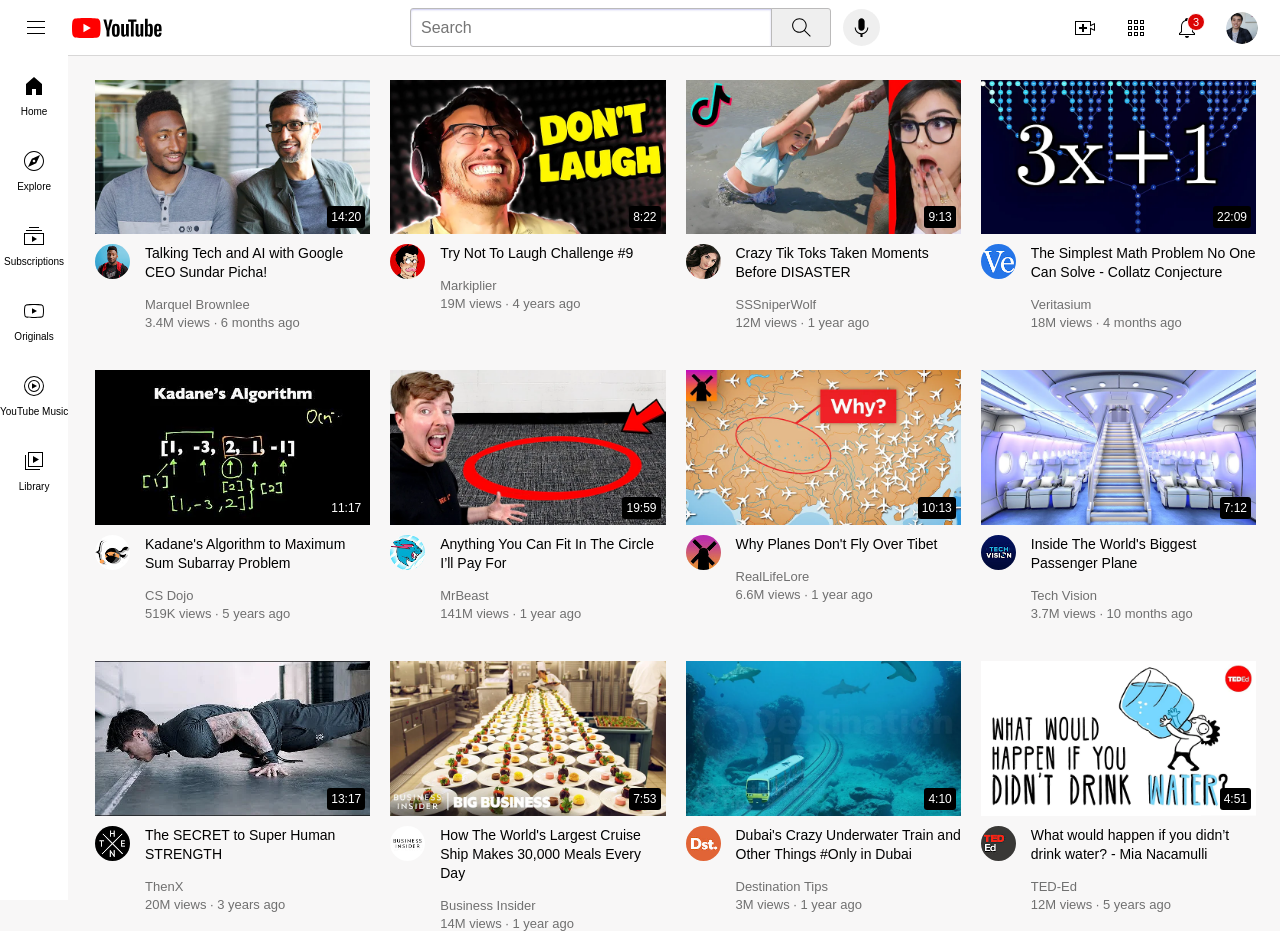
<file: index.html>
<!DOCTYPE html>
<html>
  <head>
    <title>YouTube Clone</title>

    <link rel="preconnect" href="https://fonts.googleapis.com">
    <link rel="preconnect" href="https://fonts.gstatic.com" crossorigin>
    <link href="https://fonts.googleapis.com/css2?family=Roboto+Mono:ital,wght@0,100..700;1,100..700&display=swap" rel="stylesheet">

    <link rel="stylesheet" href="styles/general.css">
    <link rel="stylesheet" href="styles/header.css">
    <link rel="stylesheet" href="styles/video.css">
    <link rel="stylesheet" href="styles/Sidebar.css">

    <meta charset="UTF-8">
    <meta name="viewport" content="width=device-width, initial-scale=1.0">
  </head>

  <body>
    <header class="header-div">
      <div class="left-section-div">
        <img class="menu" src="Icon/hamburger-menu.svg"> 
        <img class="youtube-logo" src="Icon/youtube-logo.svg">
      </div>

      <div class="middle-section-div">
        <input class="search-bar" type="text" placeholder="Search">

        <button class="search-btn">
          <img class="search" src="Icon/search.svg">
          <div class="tooltip">Search</div>
        </button>
        
        <button class="voice-search-btn">
          <img class="voice-search" src="Icon/voice-search-icon.svg">
          <div class="tooltip">Search with your voice</div>
        </button>
      </div>

      <div class="right-section-div">
        <div class="create-div">
          <img class="upload" src="Icon/upload.svg">
          <div class="tooltip">Create</div>
        </div>

        <div class="youtube-apps-div">
          <img class="youtube-apps" src="Icon/youtube-apps.svg">
          <div class="tooltip">YouTube apps</div>
        </div>

        <div class="notification-div">
          <img class="notifications" src="Icon/notifications.svg">
          <div class="notification-num">3</div>
          <div class="tooltip">Notifications</div>
        </div>

        <img class="my-channel" src="channel-pictures/my-channel.jpeg">
      </div>
    </header>

    <nav class="sidebar">
      <div class="icon-div">
        <img src="Icon/home.svg">
        Home
      </div>
      <div class="icon-div">
        <img src="Icon/explore.svg">
        Explore
      </div>
      <div class="icon-div">
        <img src="Icon/subscriptions.svg">
        Subscriptions
      </div>
      <div class="icon-div">
        <img src="Icon/originals.svg">
        Originals
      </div>
      <div class="icon-div">
        <img src="Icon/youtube-music.svg">
        YouTube Music
      </div>
      <div class="icon-div">
        <img src="Icon/library.svg">
        Library
      </div>
    </nav>
    
    <main>
      <div class="video-grid">
        <div class="video-preview">
          <div class="video-picture">
            <a href="https://www.youtube.com/watch?v=n2RNcPRtAiY">
              <img  class="thumbnail" src="thumbnails/thumbnail-1.webp">
            <div class="video-time">14:20</div>
            </a>
          </div>

          <div class="video-info-grid">
            
            <div class="channel-picture">
              <a href="https://www.youtube.com/c/mkbhd">
                <img class="profile-picture" src="channel-pictures/channel-1 profile pic.jpeg">
              </a>
              <div class="profile-tooltip">
                <div class="profile-picture-tooltip">
                  <img src="channel-pictures/channel-1 profile pic.jpeg">
                </div>
                <div class="stats-tooltip">
                  <p class="name-tooltip">
                  Marquel Brownlee
                  </p>
                  <p class="subs-tooltip">
                    1.5M subscribers
                  </p>
                </div>
              </div>
              
            </div>

            <div class="video-info">
              <a href="
                https://www.youtube.com/watch?v=n2RNcPRtAiY">
                <p class="video-title">
                  Talking Tech and AI with Google CEO Sundar Picha!
                </p>
              </a>
              
              <div>
                <a href="https://www.youtube.com/c/mkbhd">
                  <p class="video-author">
                    Marquel Brownlee
                  </p>
                </a>
              </div>

              <p class="video-stats">
                3.4M views &#183; 6 months ago
              </p>
            </div>
          </div>
        </div>

        <div class="video-preview">
          <div class="video-picture">
            <a href="
              https://www.youtube.com/watch?v=mP0RAo9SKZk">
              <img  class="thumbnail" src="thumbnails/thumbnail-2.webp">
              <div class="video-time">8:22</div>
            </a>
            
          </div>

          <div class="video-info-grid">
            <div class="channel-picture">
              <a href="
                https://www.youtube.com/c/markiplier">
                <img class="profile-picture" src="channel-pictures/channel-2.jpeg">
              </a>
              <div class="profile-tooltip">
                  <div class="profile-picture-tooltip">
                    <img src="channel-pictures/channel-2.jpeg">
                  </div>
                  <div class="stats-tooltip">
                    <p class="name-tooltip">
                      Markiplier
                    </p>
                    <p class="subs-tooltip">
                      1.5M subscribers
                    </p>
                </div>
                </div>
            </div>

            <div class="video-info">
              <a href="
                https://www.youtube.com/watch?v=mP0RAo9SKZk">
                <p class="video-title">
                  Try Not To Laugh Challenge #9
                </p>
              </a>
              
              <div>
                <a href="
                  https://www.youtube.com/c/markiplier">
                  <p class="video-author">
                    Markiplier 
                  </p>
                </a>
              </div>

              <p class="video-stats">
                19M views &#183; 4 years ago
              </p>
            </div>
          </div>  
        </div>

        <div class="video-preview">
          <div class="video-picture">
            <a href="https://www.youtube.com/watch?v=FgjPQQeTh1w">
              <img  class="thumbnail" src="thumbnails/thumbnail-3.webp">
            <div class="video-time">9:13</div>
            </a>
            
          </div>

          <div class="video-info-grid">
            <div class="channel-picture">
              <a href="
                https://www.youtube.com/user/SSSniperWolf">
                <img class="profile-picture" src="channel-pictures/channel-3.jpeg">
              </a>
              
              <div class="profile-tooltip">
                  <div class="profile-picture-tooltip">
                    <img src="channel-pictures/channel-3.jpeg">
                  </div>
                  <div class="stats-tooltip">
                    <p class="name-tooltip">
                      SSSniperWolf
                    </p>
                    <p class="subs-tooltip">
                      1.5M subscribers
                    </p>
                </div>
                </div>
            </div>

            <div class="video-info">
              <a href="
                https://www.youtube.com/watch?v=FgjPQQeTh1w">
                <p class="video-title">
                Crazy Tik Toks Taken Moments Before DISASTER
                </p>
              </a>

              <div>
                <a href="
                  https://www.youtube.com/user/SSSniperWolf">
                  <p class="video-author">
                    SSSniperWolf
                  </p>
              </a>
              </div>            

              <p class="video-stats">
                12M views &#183; 1 year ago
              </p>
            </div>
          </div>
        </div>

        <div class="video-preview">
          <div class="video-picture">
            <a href="
              https://www.youtube.com/watch?v=094y1Z2wpJg">
              <img  class="thumbnail" src="thumbnails/thumbnail-4.webp">
              <div class="video-time">22:09</div>
            </a>
            
          </div>

          <div class="video-info-grid">
            <div class="channel-picture">
              <img class="profile-picture" src="channel-pictures/channel-4.jpeg">
              <div class="profile-tooltip">
                  <div class="profile-picture-tooltip">
                    <img src="channel-pictures/channel-4.jpeg">
                  </div>
                  <div class="stats-tooltip">
                    <p class="name-tooltip">
                      Veritasium
                    </p>
                    <p class="subs-tooltip">
                      1.5M subscribers
                    </p>
                </div>
                </div>
            </div>

            <div class="video-info">
              <a href="
                https://www.youtube.com/watch?v=094y1Z2wpJg">
                <p class="video-title">        
                  The Simplest Math Problem No One Can Solve - Collatz Conjecture
                </p>
              </a>
              
              <div>
                <a href="
                https://www.youtube.com/c/veritasium">
                  <p class="video-author">
                    Veritasium 
                  </p>
              </a>
              </div>            

              <p class="video-stats">
                18M views &#183; 4 months ago
              </p>
            </div>
          </div>  
        </div>   
        
        <div class="video-preview">
          <div class="video-picture">
            <a href="
              https://www.youtube.com/watch?v=86CQq3pKSUw">
              <img  class="thumbnail" src="thumbnails/thumbnail-5.webp">
              <div class="video-time">11:17</div>
            </a>
            
          </div>

          <div class="video-info-grid">
            <div class="channel-picture">
              <a href="
                https://www.youtube.com/c/CSDojo">
                <img class="profile-picture" src="channel-pictures/channel-5.jpeg">
              </a>
              
              <div class="profile-tooltip">
                  <div class="profile-picture-tooltip">
                    <img src="channel-pictures/channel-5.jpeg">
                  </div>
                  <div class="stats-tooltip">
                    <p class="name-tooltip">
                      CS Dojo
                    </p>
                    <p class="subs-tooltip">
                      1.5M subscribers
                    </p>
                </div>
                </div>
            </div>

            <div class="video-info">
              <a href="
                https://www.youtube.com/watch?v=86CQq3pKSUw">
                <p class="video-title">
                  Kadane's Algorithm to Maximum Sum Subarray Problem
                </p>
              </a>
              
              <div>
                <a href="
                https://www.youtube.com/c/CSDojo">
                  <p class="video-author">
                    CS Dojo
                  </p>
              </a>
              </div>

              

              <p class="video-stats">
                519K views &#183; 5 years ago
              </p>
            </div>
          </div>
        </div>

        <div class="video-preview">
          <div class="video-picture">
            <a href="
              https://www.youtube.com/watch?v=yXWw0_UfSFg">
              <img  class="thumbnail" src="thumbnails/thumbnail-6.webp">
              <div class="video-time">19:59</div>
            </a>
            
          </div>

          <div class="video-info-grid">
            <div class="channel-picture">
              <a href="
                https://www.youtube.com/channel/UCX6OQ3DkcsbYNE6H8uQQuVA">
                <img class="profile-picture" src="channel-pictures/channel-6.jpeg">
              </a>
              
              <div class="profile-tooltip">
                  <div class="profile-picture-tooltip">
                    <img src="channel-pictures/channel-6.jpeg">
                  </div>
                  <div class="stats-tooltip">
                    <p class="name-tooltip">
                      MrBeast
                    </p>
                    <p class="subs-tooltip">
                      1.5M subscribers
                    </p>
                </div>
                </div>
            </div>

            <div class="video-info">
              <a href="
                https://www.youtube.com/watch?v=yXWw0_UfSFg">
                <p class="video-title">
                Anything You Can Fit In The Circle I’ll Pay For
                </p>
              </a>
              
              <div>
                <a href="
                  https://www.youtube.com/channel/UCX6OQ3DkcsbYNE6H8uQQuVA">
                  <p class="video-author">
                    MrBeast
                  </p>
              </a>
              </div>
              

              <p class="video-stats">
                141M views &#183; 1 year ago
              </p>
            </div>
          </div>  
        </div>

        <div class="video-preview">
          <div class="video-picture">
            <a href="
              https://www.youtube.com/watch?v=fNVa1qMbF9Y">
              <img  class="thumbnail" src="thumbnails/thumbnail-7.webp">
              <div class="video-time">10:13</div>
            </a>          
          </div>

          <div class="video-info-grid">
            <div class="channel-picture">
              <a href="
                https://www.youtube.com/channel/UCP5tjEmvPItGyLhmjdwP7Ww">
                <img class="profile-picture" src="channel-pictures/channel-7.jpeg">
              </a>
              
              <div class="profile-tooltip">
                  <div class="profile-picture-tooltip">
                    <img src="channel-pictures/channel-7.jpeg">
                  </div>
                  <div class="stats-tooltip">
                    <p class="name-tooltip">
                      RealLifeLore
                    </p>
                    <p class="subs-tooltip">
                      1.5M subscribers
                    </p>
                </div>
                </div>
            </div>

            <div class="video-info">
              <a href="
                https://www.youtube.com/watch?v=fNVa1qMbF9Y">
                <p class="video-title">
                Why Planes Don't Fly Over Tibet
                </p>
              </a>
              
              <div>
                <a href="
                  https://www.youtube.com/channel/UCP5tjEmvPItGyLhmjdwP7Ww">
                  <p class="video-author">
                    RealLifeLore
                  </p>
              </a>
              </div>           

              <p class="video-stats">
                6.6M views &#183; 1 year ago
              </p>
            </div>
          </div>  
        </div>
        
        <div class="video-preview">
          <div class="video-picture">
            <a href="
              https://www.youtube.com/watch?v=lFm4EM1juls">
              <img  class="thumbnail" src="thumbnails/thumbnail-8.webp">
              <div class="video-time">7:12</div>
            </a>
            
          </div>

          <div class="video-info-grid">
            <div class="channel-picture">
              <img class="profile-picture" src="channel-pictures/channel-8.jpeg">
              <div class="profile-tooltip">
                  <div class="profile-picture-tooltip">
                    <img src="channel-pictures/channel-8.jpeg">
                  </div>
                  <div class="stats-tooltip">
                    <p class="name-tooltip">
                      Tech Vision
                    </p>
                    <p class="subs-tooltip">
                      1.5M subscribers
                    </p>
                </div>
                </div>
            </div>

            <div class="video-info">
              <a href="
                https://www.youtube.com/watch?v=lFm4EM1juls">
                <p class="video-title">
                Inside The World's Biggest Passenger Plane
                </p>
              </a>
              
              <div>
                <a href="
                  https://www.youtube.com/channel/UCHAK6CyegY22Zj2GWrcaIxg">
                  <p class="video-author">
                    Tech Vision
                  </p>
              </a>
              </div>            

              <p class="video-stats">
                3.7M views &#183; 10 months ago
              </p>
            </div>
          </div>  
        </div>

        <div class="video-preview">
          <div class="video-picture">
            <a href="
              https://www.youtube.com/watch?v=ixmxOlcrlUc">
              <img  class="thumbnail" src="thumbnails/thumbnail-9.webp">
              <div class="video-time">13:17</div>
            </a>
            
          </div>

          <div class="video-info-grid">
            <div class="channel-picture">
              <a href="
                https://www.youtube.com/c/OFFICIALTHENXSTUDIOS">
                <img class="profile-picture" src="channel-pictures/channel-9.jpeg">
              </a>
              
              <div class="profile-tooltip">
                  <div class="profile-picture-tooltip">
                    <img src="channel-pictures/channel-9.jpeg">
                  </div>
                  <div class="stats-tooltip">
                    <p class="name-tooltip">
                      ThenX
                    </p>
                    <p class="subs-tooltip">
                      1.5M subscribers
                    </p>
                </div>
                </div>
            </div>

            <div class="video-info">
              <a href="
                https://www.youtube.com/watch?v=ixmxOlcrlUc">
                <p class="video-title">
                The SECRET to Super Human STRENGTH
                </p>
              </a>
              
              <div>
                <a href="
                  https://www.youtube.com/c/OFFICIALTHENXSTUDIOS">
                  <p class="video-author">
                    ThenX
                  </p>
                </a>
              </div>            

              <p class="video-stats">
                20M views &#183; 3 years ago
              </p>
            </div>
          </div>  
        </div>

        <div class="video-preview">
          <div class="video-picture">
            <a href="
              https://www.youtube.com/watch?v=R2vXbFp5C9o">
              <img  class="thumbnail" src="thumbnails/thumbnail-10.webp">
              <div class="video-time">7:53</div>
            </a>          
          </div>

          <div class="video-info-grid">
            <div class="channel-picture">
              <a href="
                https://www.youtube.com/user/businessinsider">
                <img class="profile-picture" src="channel-pictures/channel-10.jpeg">
              </a>
              
              <div class="profile-tooltip">
                  <div class="profile-picture-tooltip">
                    <img src="channel-pictures/channel-10.jpeg">
                  </div>
                  <div class="stats-tooltip">
                    <p class="name-tooltip">
                      Business Insider
                    </p>
                    <p class="subs-tooltip">
                      1.5M subscribers
                    </p>
                </div>
                </div>
            </div>

            <div class="video-info">
              <a href="https://www.youtube.com/watch?v=R2vXbFp5C9o">
                <p class="video-title">
                How The World's Largest Cruise Ship Makes 30,000 Meals Every Day
                </p>
              </a>    
              
              <div>
                <a href="
                  https://www.youtube.com/user/businessinsider">
                  <p class="video-author">
                    Business Insider
                  </p>
              </a>
              </div>

              

              <p class="video-stats">
                14M views &#183; 1 year ago
              </p>
            </div>
          </div>  
        </div>

        <div class="video-preview">
          <div class="video-picture">
            <a href="
              https://www.youtube.com/watch?v=0nZuYyXET3s">
              <img  class="thumbnail" src="thumbnails/thumbnail-11.webp">
              <div class="video-time">4:10</div>
            </a>
            
          </div>

          <div class="video-info-grid">
            <div class="channel-picture">
              <a href="
                https://www.youtube.com/c/Destinationtips">
                <img class="profile-picture" src="channel-pictures/channel-11.jpeg">
              </a>
              
              <div class="profile-tooltip">
                <div class="profile-picture-tooltip">
                  <img src="channel-pictures/channel-11.jpeg">
                </div>
                <div class="stats-tooltip">
                  <p class="name-tooltip">
                    Destination Tips
                  </p>
                  <p class="subs-tooltip">
                    1.5M subscribers
                  </p>
                </div>
              </div>
            </div>

            <div class="video-info">
              <a href="
                https://www.youtube.com/watch?v=0nZuYyXET3s">
                <p class="video-title">
                Dubai's Crazy Underwater Train and Other Things #Only in Dubai
                </p>
              </a>

              <div>
                <a href="
                  https://www.youtube.com/c/Destinationtips">
                  <p class="video-author">
                    Destination Tips
                  </p>
                </a>
              </div>              

              <p class="video-stats">
                3M views &#183; 1 year ago
              </p>
            </div>
          </div>  
        </div>

        <div class="video-preview">
        <div class="video-picture">
          <a href="
            https://www.youtube.com/watch?v=9iMGFqMmUFs">
            <img  class="thumbnail" src="thumbnails/thumbnail-12.webp">
            <div class="video-time">4:51</div>
          </a>
          
        </div>

        <div class="video-info-grid">
          <div class="channel-picture">
            <a href="https://www.youtube.com/teded">
              <img class="profile-picture" src="channel-pictures/channel-12.jpeg">
            </a>            
            <div class="profile-tooltip">
                <div class="profile-picture-tooltip">
                  <img src="channel-pictures/channel-12.jpeg">
                </div>
                <div class="stats-tooltip">
                  <p class="name-tooltip">
                    TED-Ed
                  </p>
                  <p class="subs-tooltip">
                    1.5M subscribers
                  </p>
               </div>
              </div>
          </div>

          <div class="video-info">
            <a href="
              https://www.youtube.com/watch?v=9iMGFqMmUFs">
              <p class="video-title">
              What would happen if you didn’t drink water? - Mia Nacamulli
              </p>
            </a>

            <div>
              <a href="
                https://www.youtube.com/teded">
                <p class="video-author">
                  TED-Ed
                </p>
              </a>
            </div>

            <p class="video-stats">
              12M views &#183; 5 years ago
            </p>
          </div>
        </div>  
        </div>
      </div>
    </main>  
  </body>
</html>
</file>
<file: styles/general.css>
body {
  margin: 0;
  padding: 80px 24px 0 95px;
  background-color: rgb(248, 247, 247);
}

p {
  font-family: roboto, arial, sans-serif;
  margin-bottom: 0;
  margin-top: 0;
}

a {
  text-decoration: none;
  color: black;
}

@media (max-width:500px) {
  body {
    padding-left: 24px;
    padding-bottom: 90px;
  }
  
}
</file>
<file: styles/header.css>
.header-div {
  display: flex;
  flex-direction: row;
  height: 55px;
  justify-content: space-between;
  position: fixed;
  z-index: 10;
  top: 0;
  left: 0;
  right: 0;
  background-color: white;
  border-bottom-width: 1px;
  border-bottom-style: solid;
  border-bottom-color: rgb(216, 215, 215);
}

.left-section-div {
  margin-right: 85px;
  display: flex;
  align-items: center;
}

.menu {
  height: 24px;
  margin-left: 24px;  
  margin-right: 24px;
  cursor: pointer;
}

.youtube-logo {
  height: 20px;
  cursor: pointer;
}

.middle-section-div {
  flex: 1;
  display: flex;
  align-items: center;
  max-width: 470px;
}

.search-bar {
  height: 35px;
  border: 1px solid rgb(187, 186, 186);
  box-shadow: inset 0px 1px 2px rgba(75, 75, 206, 0.3);
  padding-left: 10px;
  font-size: 16px;
  border-top-left-radius: 3px;
  border-bottom-left-radius: 3px;
  display: flex;
  flex: 1;
  width: 0;
}

.search-btn {
  height: 39px;
  width: 60px;
  cursor: pointer;
  background-color: rgba(96, 96, 96, 0.1);
  border: 1px solid rgb(187, 186, 186);
  border-top-right-radius: 3px;
  border-bottom-right-radius: 3px;
  margin-left: -1px;
  position: relative;
  display: flex;
  justify-content: center;
  align-items: center;
}

.search {
  height: 25px;
}

.voice-search-btn {
  height: 37px;
  width: 37px;
  cursor: pointer;
  background-color: rgba(96, 96, 96, 0.1);
  border: none;
  border-radius: 21px;
  margin-left: 12px;
  position: relative;
  display: flex;
  justify-content: center;
  align-items: center; 
}

.voice-search {
  height: 25px;  
}

.create-div,
.youtube-apps-div, 
.notification-div {
  display: flex;
  align-items: center;
  justify-content: center;
  position: relative;
}

.right-section-div {
  width: 207px;
  margin-left: 30px;
  display: flex;
  align-items: center;
  justify-content: space-between;
  flex-shrink: 0;
}

.upload, 
.youtube-apps, 
.notifications {
  height: 24px;
  cursor: pointer;
}

.notification-num {
  background-color: rgb(219, 4, 4);
  color: white;
  font-size: 11px;
  font-family: sans-serif;
  height: 16px;
  width: 16px;
  border: 1px solid white;
  border-radius: 9px;
  position: absolute;
  top: -3px;
  right: -6px;
  display: flex;
  align-items: center;
  justify-content: center;
  cursor: pointer;
}

.my-channel {
  height: 32px;
  cursor: pointer;
  border-radius: 16px;
  margin-right: 22px;
}

.tooltip {
  font-family: sans-serif;
  font-size: 13px;
  position: absolute;
  background-color: rgba(95, 95, 214, 0.8);
  color: white;
  padding: 6px 5px 6px 5px;
  border-radius: 2px;
  bottom: -46px; 
  pointer-events: none;
  white-space: nowrap;
  opacity: 0;
}

.search-btn:hover .tooltip, 
.voice-search-btn:hover .tooltip, 
.create-div:hover .tooltip,
.youtube-apps-div:hover .tooltip,
.notification-div:hover .tooltip {
  opacity: 1;
}
</file>
<file: styles/video.css>
.video-grid {
  display: grid;
  grid-template-columns: 1fr 1fr 1fr;
  column-gap: 20px;
  row-gap: 40px;
}

.video-picture {
  margin-bottom: 6px;
  position: relative;
}

.thumbnail {
  width: 100%; 
  cursor: pointer;
}

.video-time {
  background-color: black;
  font-family: roboto, arial, sans-serif;
  font-size: 12px;
  padding: 4px;
  border-radius: 3px;
  color: white;
  position: absolute;
  bottom: 10px;
  right: 5px;
}

.video-info-grid {
  display: grid;
  grid-template-columns: 50px 1fr;
}

.profile-picture {
  width: 35px;
  border-radius: 30px;
}

.video-title {
  font-size: 14px;
  margin-bottom: 13px;
  font-weight: 500;
  line-height: 19px;
  cursor: pointer;
  display: inline-block;
}

.video-author {
  color: rgb(112, 112, 112);
  font-size: 13px;
  margin-bottom: 3px;
  cursor: pointer;
  display: inline-block;
}

.video-stats {
  color: rgb(112, 112, 112);
  font-size: 13px;
}

.profile-tooltip {
  position: absolute;
  background-color: white;
  box-shadow: 5px 0px 6px rgba(0, 0, 0, 0.2);
  border-radius: 5px;
  padding: 7px;
  display: flex;
  top: 42px;
  opacity: 0;
  white-space: nowrap;
  pointer-events: none;
}

.channel-picture {
  position: relative;
  cursor: pointer;
  height: 35px;
  width: 35px;
}

.channel-picture:hover .profile-tooltip {
  opacity: 1;
}

.profile-picture-tooltip {
  display: flex;
  align-items: center;
}

.stats-tooltip {
  display: flex;
  flex-direction: column;
  justify-content: center;
  margin-left: 10px;
}

.profile-tooltip img {
  width: 40px;
  border-radius: 35px;
}

.profile-tooltip p {
  line-height: 20px;
}

.name-tooltip {
  font-weight: bold;
  font-size: 14px;
}

.subs-tooltip {
  color: rgb(112, 112, 112);
  font-size: 12px;
}

@media (max-width: 500px) {
  .video-grid {
  grid-template-columns: 1fr;
  }
}

@media (min-width: 501px) and (max-width: 750px) {
  .video-grid {
  grid-template-columns: 1fr 1fr;
  }
}

@media (min-width: 751px) and (max-width: 999px) {
  .video-grid {
  grid-template-columns: 1fr 1fr 1fr;
  }
}

@media (min-width: 1000px) and (max-width: 1370px) {
  .video-grid {
  grid-template-columns: 1fr 1fr 1fr 1fr;
  }
}

@media (min-width: 1371px) {
  .video-grid {
  grid-template-columns: 1fr 1fr 1fr 1fr 1fr;
  }
}
</file>
<file: styles/Sidebar.css>
.sidebar {
  position: fixed;
  background-color: white;
  border-top-style: solid;
  border-top-color: white;
  z-index: 20;
}

.icon-div {
  font-family: sans-serif;
  font-size: 10px;
  display: flex;
  flex-direction: column;
  align-items: center;
  justify-content: center;
  height: 75px;
  cursor: pointer;
}

.icon-div:hover {
  background-color: rgb(230, 227, 227);
}

.sidebar img {
  height: 24px;
  margin-bottom: 8px;
}

@media (max-width:500px) {
  .sidebar {
    background-color: white;
    position: fixed;
    bottom: 0;
    left: 0;
    right: 0;
    height: 70px;
    display: flex;
    justify-content: space-between;
    padding-left: 10px;
    padding-right: 10px;
  }
  
  .sidebar img {
    margin: 0;    
  }
}

@media (min-width:501px) and (max-width:1370px) {
  .sidebar {
  left: 0;
  bottom: 0;
  top: 55px;
  }
}
</file>
